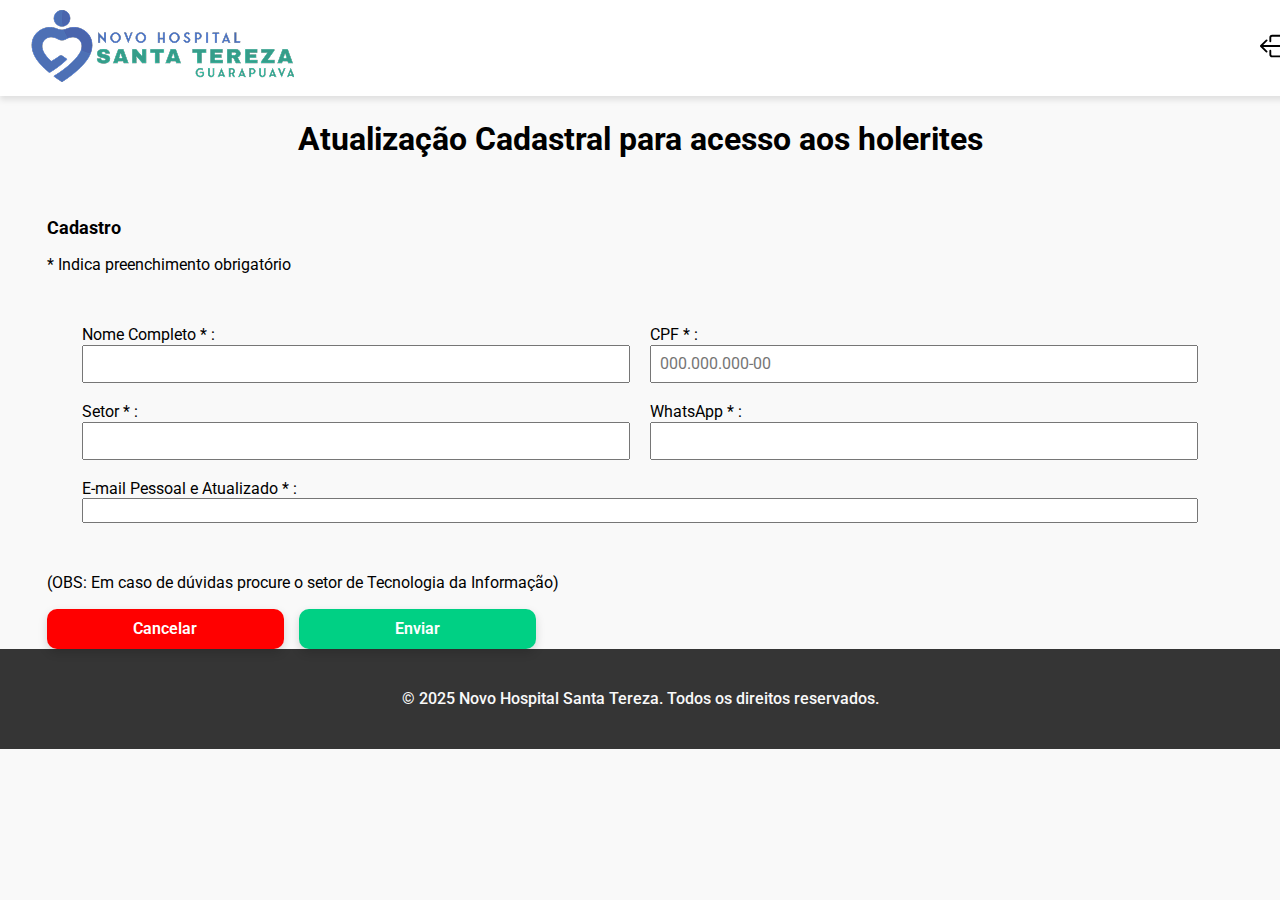
<file: atualiza_cadastro.html>
<!DOCTYPE html>
<html lang="pt-br">
<head>
    <meta charset="UTF-8">
    <meta name="viewport" content="width=device-width, initial-scale=1.0">
    <link rel="preconnect" href="https://fonts.googleapis.com">
    <link rel="preconnect" href="https://fonts.gstatic.com" crossorigin>
    <link href="https://cdn.jsdelivr.net/npm/bootstrap@5.3.6/dist/css/bootstrap.min.css" rel="stylesheet" integrity="sha384-4Q6Gf2aSP4eDXB8Miphtr37CMZZQ5oXLH2yaXMJ2w8e2ZtHTl7GptT4jmndRuHDT" crossorigin="anonymous">
    <link href="https://fonts.googleapis.com/css2?family=Roboto:ital,wght@0,100..900;1,100..900&display=swap" rel="stylesheet">
    <link rel="stylesheet" href="https://cdnjs.cloudflare.com/ajax/libs/font-awesome/6.4.2/css/all.min.css">
    <link rel="stylesheet" href="./assets/css/normalize.css">
    <link rel="stylesheet" href="./assets/css/cabecalho.css">
    <link rel="stylesheet" href="./assets/css/style.css">
    <link rel="stylesheet" href="./assets/css/seg_paciente.css">
    <link rel="stylesheet" href="./assets/css/footer.css">
    <link rel="shortcut icon" href="./assets/img/favicon.png" type="image/x-icon">
    <title>Notificação de Eventos Adversos | Formulário</title>
</head>
<body>
    <header class="notificacao__header">
        
        <a href="index.html">
            <img src="./assets/img/Logo_NovoHST 1.png" alt="Logotipo Novo Hospital Santa Tereza" class="logo">
        </a>

        <a href="index.html">
            <svg xmlns="http://www.w3.org/2000/svg" width="30" height="30" fill="black" class="bi bi-box-arrow-left" viewBox="0 0 16 16">
                <path fill-rule="evenodd" d="M6 12.5a.5.5 0 0 0 .5.5h8a.5.5 0 0 0 .5-.5v-9a.5.5 0 0 0-.5-.5h-8a.5.5 0 0 0-.5.5v2a.5.5 0 0 1-1 0v-2A1.5 1.5 0 0 1 6.5 2h8A1.5 1.5 0 0 1 16 3.5v9a1.5 1.5 0 0 1-1.5 1.5h-8A1.5 1.5 0 0 1 5 12.5v-2a.5.5 0 0 1 1 0z"/>
                <path fill-rule="evenodd" d="M.146 8.354a.5.5 0 0 1 0-.708l3-3a.5.5 0 1 1 .708.708L1.707 7.5H10.5a.5.5 0 0 1 0 1H1.707l2.147 2.146a.5.5 0 0 1-.708.708z"/>
            </svg>
        </a>

    </header>
    <main>
        <h1>Atualização Cadastral para acesso aos holerites</h1>
        <form id="cadastro_form">
                <section class="etapa" aria-labelledby="identificacao">
                    <div class="etapa__titulo">
                        <h3 id="identificacao" class="etapa__titulo-titulo">Cadastro</h3>
                        <p class="etapa__titulo-texto">* Indica preenchimento obrigatório</p>
                    </div>
                    <div class="etapa__questoes">
                        <label>Nome Completo * : <input type="text" name="nome" required></label>
                        <label>CPF * : <input type="text" name="cpf" id="cpf" maxlength="14" placeholder="000.000.000-00" required></label>
                        <label>Setor * : <input type="text" name="setor" required></label>

                        <label>WhatsApp * : <input type="text" id="whatsapp" name="whatsapp" required></label>
                        <label>E-mail Pessoal e Atualizado * : <input type="email" name="email" required></label>
                        
                    </div>
                </section>
                </section>
                <p class="etapa__titulo-texto">(OBS: Em caso de dúvidas procure o setor de Tecnologia da Informação)</p>
                <section class="formulario__botoes">
                    <button class="notificacao-btn cancelar"><a href="index.html">Cancelar</a></button>
                    <button class="notificacao-btn" type="submit">Enviar</button>
                </section>
            </form>
    </main>
    <footer>
        <p>&copy; 2025 Novo Hospital Santa Tereza. Todos os direitos reservados.</p>
    </footer>
    <script src="https://cdn.jsdelivr.net/npm/@popperjs/core@2.11.8/dist/umd/popper.min.js" integrity="sha384-I7E8VVD/ismYTF4hNIPjVp/Zjvgyol6VFvRkX/vR+Vc4jQkC+hVqc2pM8ODewa9r" crossorigin="anonymous"></script>
    <script src="https://cdn.jsdelivr.net/npm/bootstrap@5.3.6/dist/js/bootstrap.min.js" integrity="sha384-RuyvpeZCxMJCqVUGFI0Do1mQrods/hhxYlcVfGPOfQtPJh0JCw12tUAZ/Mv10S7D" crossorigin="anonymous"></script>
    <script src="./assets/js/atualiza_cadastro.js"></script>
</body>
</html>
</file>
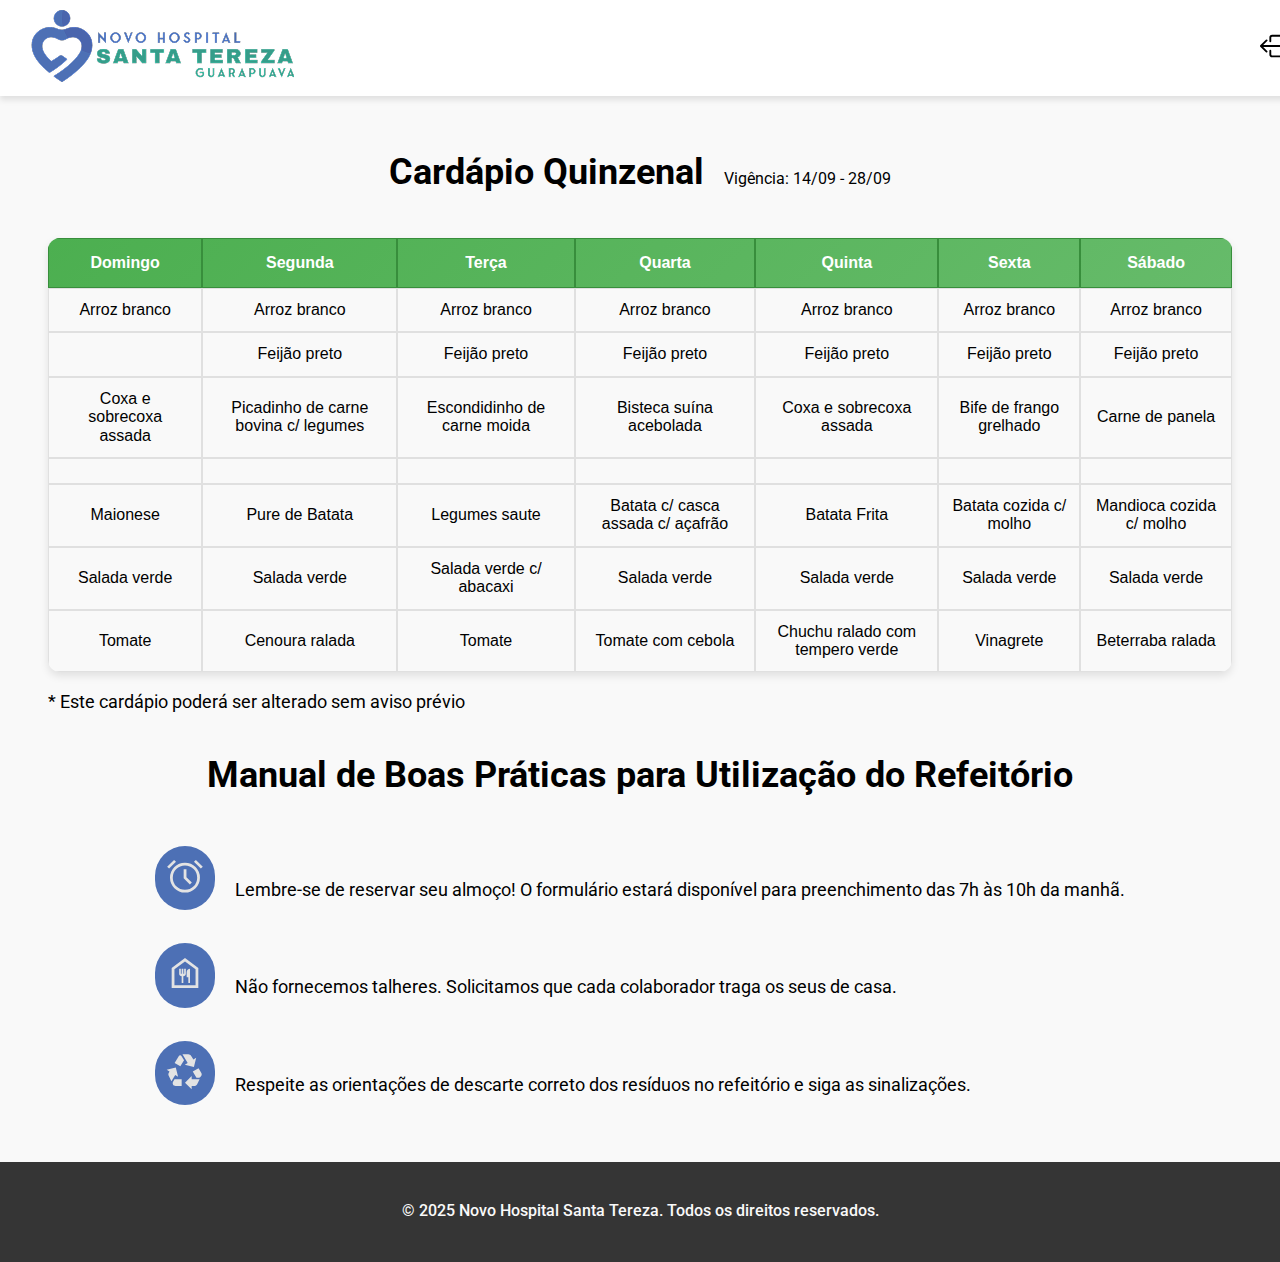
<file: cardapio.html>
<!DOCTYPE html>
<html lang="pt-br">
<head>
    <meta charset="UTF-8">
    <meta name="viewport" content="width=device-width, initial-scale=1.0">
    <link rel="preconnect" href="https://fonts.googleapis.com">
    <link rel="preconnect" href="https://fonts.gstatic.com" crossorigin>
    <link href="https://fonts.googleapis.com/css2?family=Roboto:ital,wght@0,100..900;1,100..900&display=swap" rel="stylesheet">
    <link rel="stylesheet" href="https://cdnjs.cloudflare.com/ajax/libs/font-awesome/6.4.2/css/all.min.css">
    <link rel="stylesheet" href="https://cdn.jsdelivr.net/npm/aos@2.3.4/dist/aos.css" />
    <link href="https://cdn.jsdelivr.net/npm/bootstrap@5.3.7/dist/css/bootstrap.min.css" rel="stylesheet" integrity="sha384-LN+7fdVzj6u52u30Kp6M/trliBMCMKTyK833zpbD+pXdCLuTusPj697FH4R/5mcr" crossorigin="anonymous">
    <link rel="stylesheet" href="./assets/css/normalize.css">
    <link rel="stylesheet" href="./assets/css/normalize.css">
    <link rel="stylesheet" href="./assets/css/style.css">
    <link rel="stylesheet" href="./assets/css/cabecalho.css">
    <link rel="stylesheet" href="./assets/css/atualiza_cadastro.css">
    <link rel="stylesheet" href="./assets/css/chamados.css">
    <link rel="stylesheet" href="./assets/css/notificacao.css">
    <link rel="stylesheet" href="./assets/css/exames.css">
    <link rel="stylesheet" href="./assets/css/cardapio.css">
    <link rel="stylesheet" href="./assets/css/footer.css">
    <link rel="shortcut icon" href="./assets/img/favicon.png" type="image/x-icon">
    <title>Intranet | Novo Hospital Santa Tereza</title>
</head>
<body>
    <header class="notificacao__header"> 
        <a href="index.html">
            <img src="./assets/img/Logo_NovoHST 1.png" alt="Logotipo Novo Hospital Santa Tereza" class="logo">
        </a>
        <a href="index.html">
            <svg xmlns="http://www.w3.org/2000/svg" width="30" height="30" fill="black" class="bi bi-box-arrow-left" viewBox="0 0 16 16">
                <path fill-rule="evenodd" d="M6 12.5a.5.5 0 0 0 .5.5h8a.5.5 0 0 0 .5-.5v-9a.5.5 0 0 0-.5-.5h-8a.5.5 0 0 0-.5.5v2a.5.5 0 0 1-1 0v-2A1.5 1.5 0 0 1 6.5 2h8A1.5 1.5 0 0 1 16 3.5v9a1.5 1.5 0 0 1-1.5 1.5h-8A1.5 1.5 0 0 1 5 12.5v-2a.5.5 0 0 1 1 0z"/>
                <path fill-rule="evenodd" d="M.146 8.354a.5.5 0 0 1 0-.708l3-3a.5.5 0 1 1 .708.708L1.707 7.5H10.5a.5.5 0 0 1 0 1H1.707l2.147 2.146a.5.5 0 0 1-.708.708z"/>
            </svg>
        </a>
    </header>
    <main>
        <div class="main__titulo-cardapio">
            <h1 class="titulo__cardapio">Cardápio Quinzenal</h1>
            <p class="texto__cardapio">Vigência: 14/09 - 28/09</p>
        </div>
        <div class="tabela__container">
            <table class="cardapio-tabela">
                <thead class="cardapio-thead">
                    <tr class="cardapio-header-row">
                    <th class="cardapio-th">Domingo</th>
                    <th class="cardapio-th">Segunda</th>
                    <th class="cardapio-th">Terça</th>
                    <th class="cardapio-th">Quarta</th>
                    <th class="cardapio-th">Quinta</th>
                    <th class="cardapio-th">Sexta</th>
                    <th class="cardapio-th">Sábado</th>
                    </tr>
                </thead>
                <tbody class="cardapio-tbody">
                    <tr class="cardapio-row">
                    <td class="cardapio-td">Arroz branco</td>
                    <td class="cardapio-td">Arroz branco</td>
                    <td class="cardapio-td">Arroz branco</td>
                    <td class="cardapio-td">Arroz branco</td>
                    <td class="cardapio-td">Arroz branco</td>
                    <td class="cardapio-td">Arroz branco</td>
                    <td class="cardapio-td">Arroz branco</td>
                    </tr>
                    <tr class="cardapio-row">
                    <td class="cardapio-td"></td>
                    <td class="cardapio-td">Feijão preto</td>
                    <td class="cardapio-td">Feijão preto</td>
                    <td class="cardapio-td">Feijão preto</td>
                    <td class="cardapio-td">Feijão preto</td>
                    <td class="cardapio-td">Feijão preto</td>
                    <td class="cardapio-td">Feijão preto</td>
                    </tr>
                    <tr class="cardapio-row">
                    <td class="cardapio-td">Coxa e sobrecoxa assada</td>
                    <td class="cardapio-td">Picadinho de carne bovina c/ legumes</td>
                    <td class="cardapio-td">Escondidinho de carne moida</td>
                    <td class="cardapio-td">Bisteca suína acebolada</td>
                    <td class="cardapio-td">Coxa e sobrecoxa assada</td>
                    <td class="cardapio-td">Bife de frango grelhado</td>
                    <td class="cardapio-td">Carne de panela</td>
                    </tr>
                    <tr class="cardapio-row">
                    <td class="cardapio-td"></td>
                    <td class="cardapio-td"></td>
                    <td class="cardapio-td"></td>
                    <td class="cardapio-td"></td>
                    <td class="cardapio-td"></td>
                    <td class="cardapio-td"></td>
                    <td class="cardapio-td"></td>
                    </tr>
                    <tr class="cardapio-row">
                    <td class="cardapio-td">Maionese</td>
                    <td class="cardapio-td">Pure de Batata</td>
                    <td class="cardapio-td">Legumes saute</td>
                    <td class="cardapio-td">Batata c/ casca assada c/ açafrão</td>
                    <td class="cardapio-td">Batata Frita</td>
                    <td class="cardapio-td">Batata cozida c/ molho</td>
                    <td class="cardapio-td">Mandioca cozida c/ molho</td>
                    </tr>
                    <tr class="cardapio-row">
                    <td class="cardapio-td">Salada verde</td>
                    <td class="cardapio-td">Salada verde</td>
                    <td class="cardapio-td">Salada verde c/ abacaxi</td>
                    <td class="cardapio-td">Salada verde</td>
                    <td class="cardapio-td">Salada verde</td>
                    <td class="cardapio-td">Salada verde</td>
                    <td class="cardapio-td">Salada verde</td>
                    </tr>
                    <tr class="cardapio-row">
                    <td class="cardapio-td">Tomate</td>
                    <td class="cardapio-td">Cenoura ralada</td>
                    <td class="cardapio-td">Tomate</td>
                    <td class="cardapio-td">Tomate com cebola</td>
                    <td class="cardapio-td">Chuchu ralado com tempero verde</td>
                    <td class="cardapio-td">Vinagrete</td>
                    <td class="cardapio-td">Beterraba ralada</td>
                    </tr>
                </tbody>
            </table>
            <p class="boapraticatexto">* Este cardápio poderá ser alterado sem aviso prévio</p>
        </div> 
        <div class="boas_praticas_refeitorio">
            <h1 class="titulo__cardapio">Manual de Boas Práticas para Utilização do Refeitório</h1>
            <div class="boapratica">
                <div class="boapratica_icone">
                    <img src="./assets/img/icones cardapio/horario.svg" alt="">
                </div>
                <p class="boapraticatexto">Lembre-se de reservar seu almoço! O formulário estará disponível para preenchimento das 7h às 10h da manhã.</p>
            </div>
            <div class="boapratica">
                <div class="boapratica_icone">
                    <img src="./assets/img/icones cardapio/talher.svg" alt="">
                </div>
                <p class="boapraticatexto">Não fornecemos talheres. Solicitamos que cada colaborador traga os seus de casa.</p>
            </div>
            <div class="boapratica">
                <div class="boapratica_icone">
                    <img src="./assets/img/icones cardapio/lixo.svg" alt="">
                </div>
                <p class="boapraticatexto">Respeite as orientações de descarte correto dos resíduos no refeitório e siga as sinalizações.</p>
            </div>
        </div>     
    </main>
    <footer>
        <p>&copy; 2025 Novo Hospital Santa Tereza. Todos os direitos reservados.</p>
    </footer>
</body>
</file>
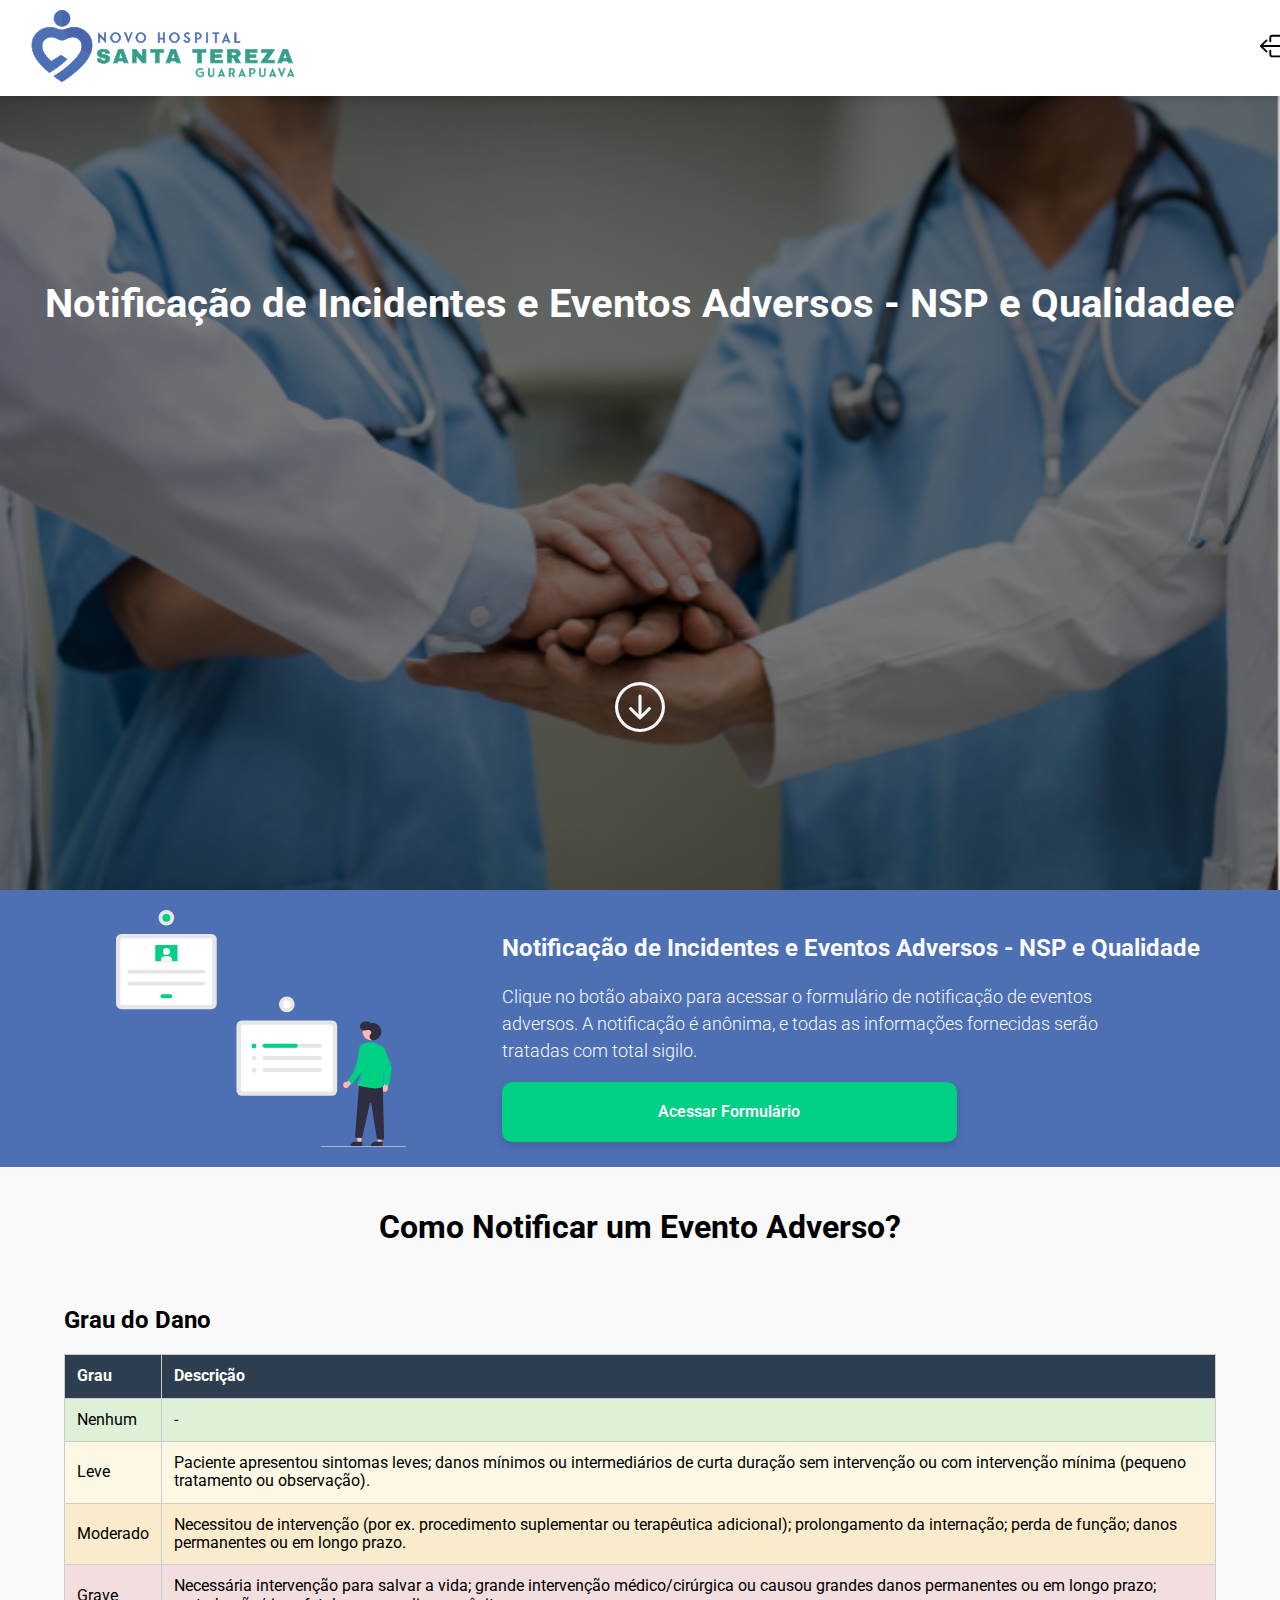
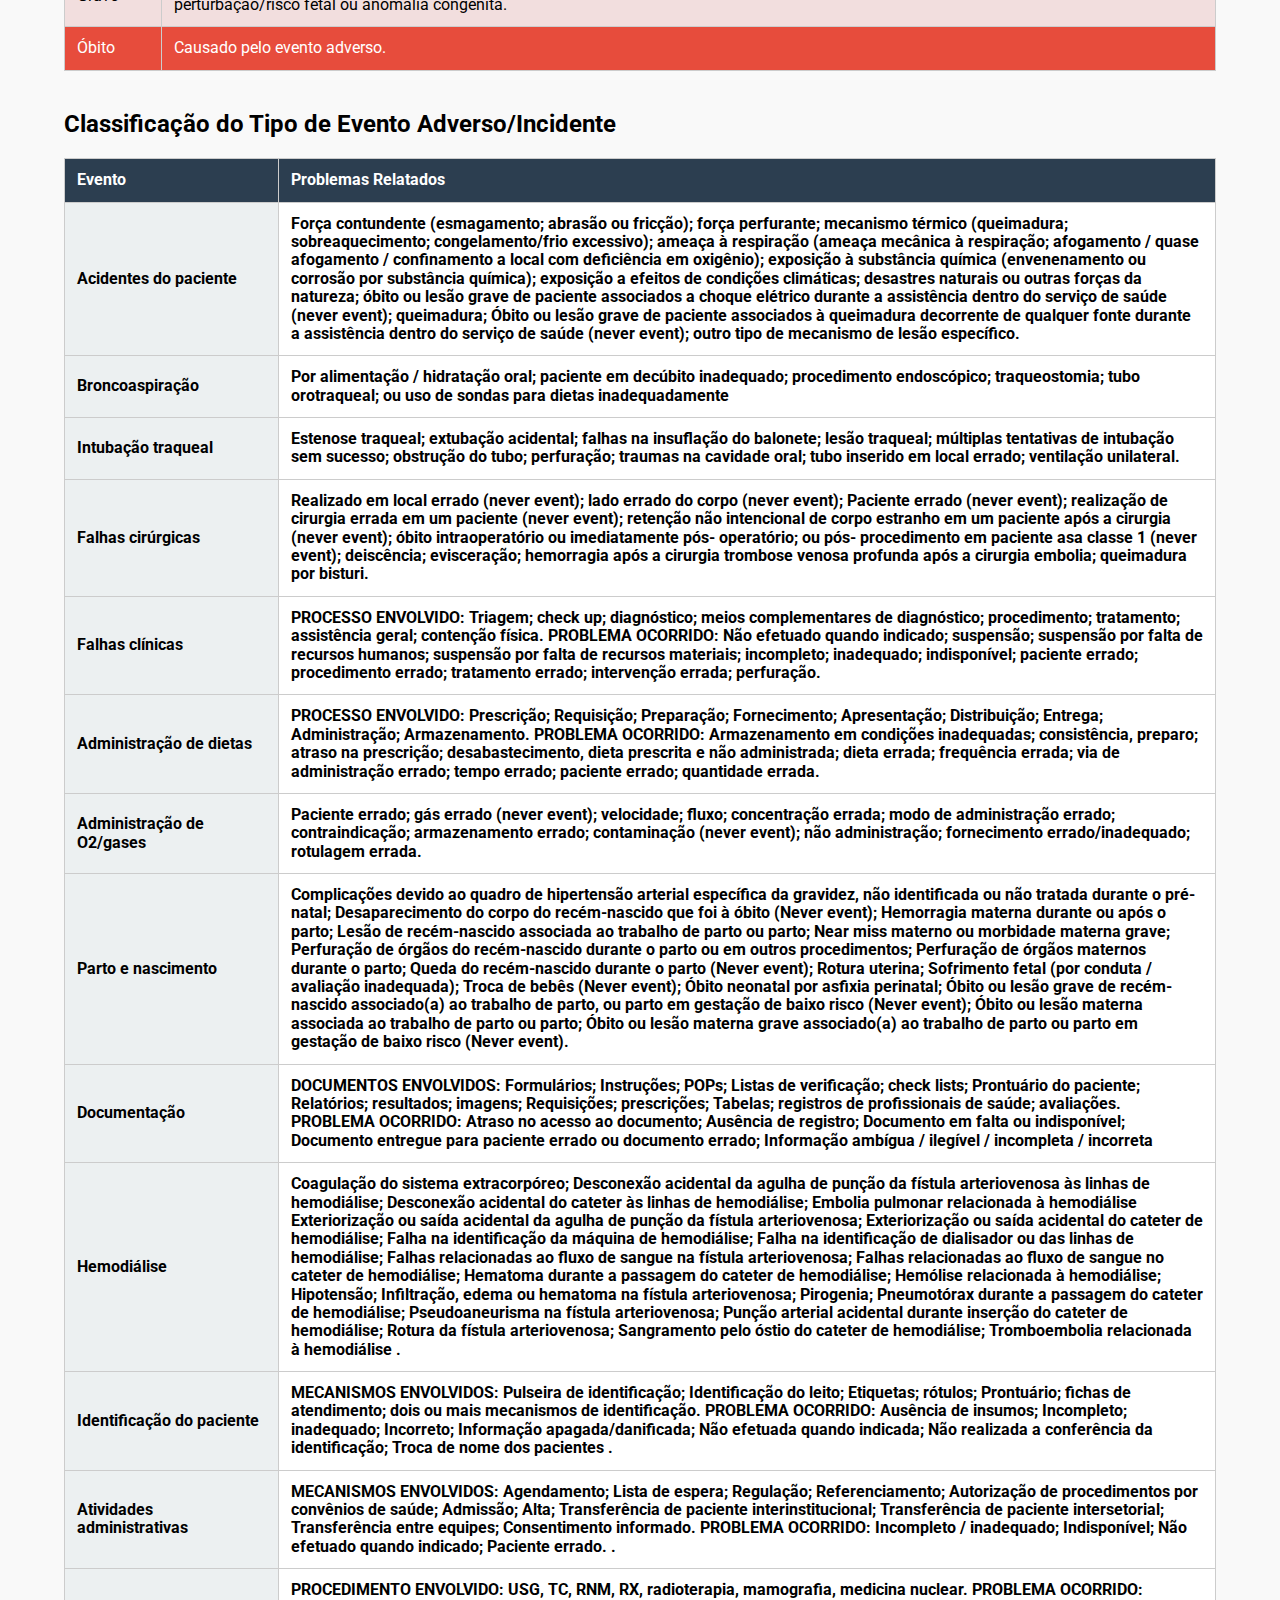
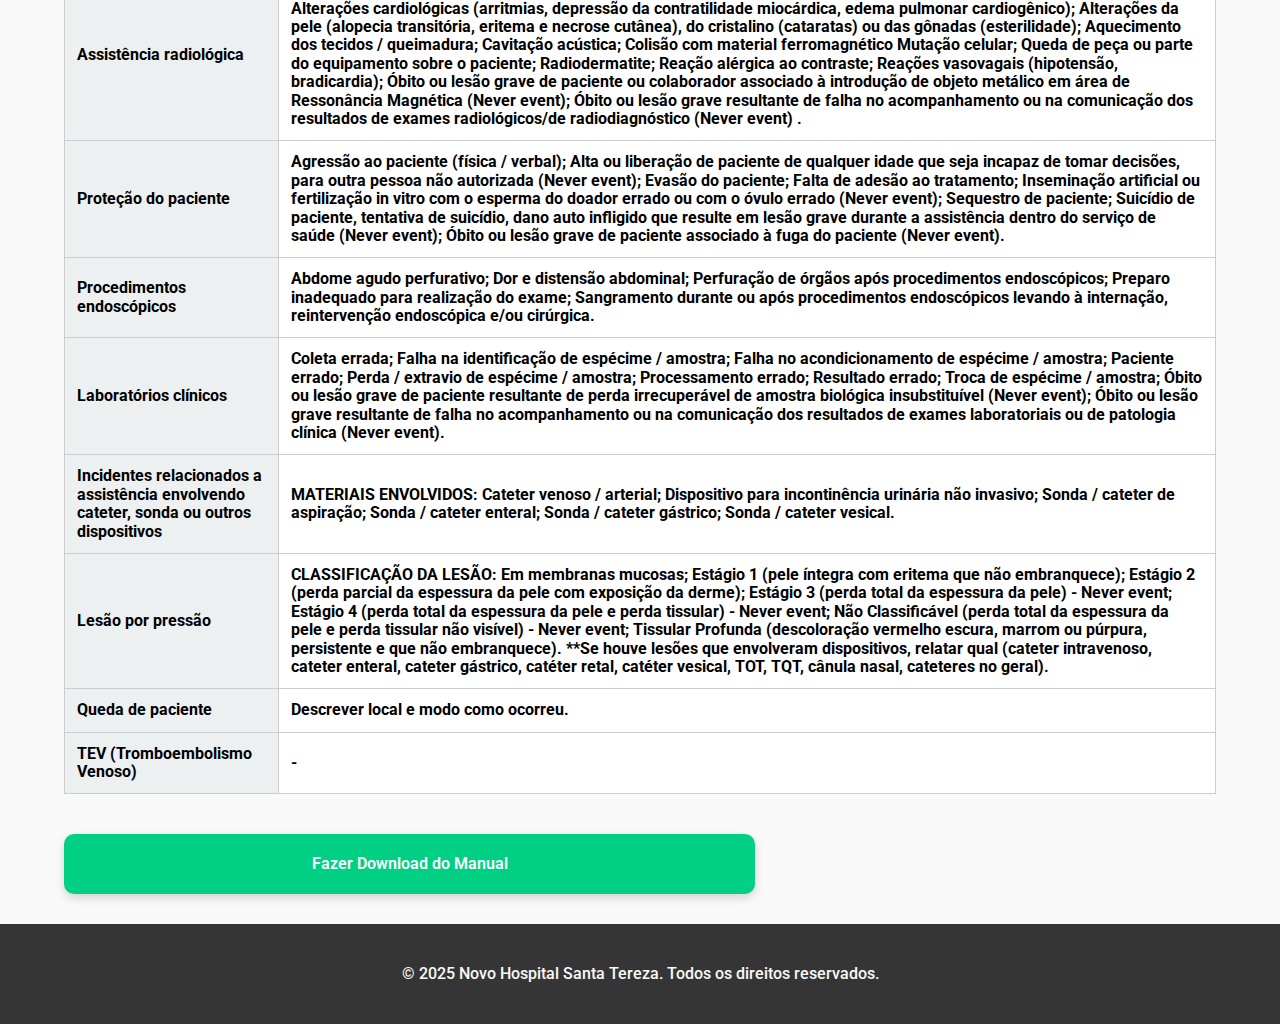
<file: manual_notificacao.html>
<!DOCTYPE html>
<html lang="en">
<head>
    <meta charset="UTF-8">
    <meta name="viewport" content="width=device-width, initial-scale=1.0">
    <link rel="preconnect" href="https://fonts.googleapis.com">
    <link rel="preconnect" href="https://fonts.gstatic.com" crossorigin>
    <link href="https://cdn.jsdelivr.net/npm/bootstrap@5.3.6/dist/css/bootstrap.min.css" rel="stylesheet" integrity="sha384-4Q6Gf2aSP4eDXB8Miphtr37CMZZQ5oXLH2yaXMJ2w8e2ZtHTl7GptT4jmndRuHDT" crossorigin="anonymous">
    <link href="https://fonts.googleapis.com/css2?family=Roboto:ital,wght@0,100..900;1,100..900&display=swap" rel="stylesheet">
    <link rel="stylesheet" href="https://cdnjs.cloudflare.com/ajax/libs/font-awesome/6.4.2/css/all.min.css">
    <link rel="stylesheet" href="./assets/css/normalize.css">
    <link rel="stylesheet" href="./assets/css/cabecalho.css">
    <link rel="stylesheet" href="./assets/css/style.css">
    <link rel="stylesheet" href="./assets/css/seg_paciente.css">
    <link rel="stylesheet" href="./assets/css/notificacao.css">
    <link rel="stylesheet" href="./assets/css/footer.css">
    <link rel="shortcut icon" href="./assets/img/favicon.png" type="image/x-icon">
    <title>Notificação de Eventos Adversos</title>
</head>
<body>
    <header class="notificacao__header"> 
        <a href="index.html">
            <img src="./assets/img/Logo_NovoHST 1.png" alt="Logotipo Novo Hospital Santa Tereza" class="logo">
        </a>
        <a href="index.html">
            <svg xmlns="http://www.w3.org/2000/svg" width="30" height="30" fill="black" class="bi bi-box-arrow-left" viewBox="0 0 16 16">
                <path fill-rule="evenodd" d="M6 12.5a.5.5 0 0 0 .5.5h8a.5.5 0 0 0 .5-.5v-9a.5.5 0 0 0-.5-.5h-8a.5.5 0 0 0-.5.5v2a.5.5 0 0 1-1 0v-2A1.5 1.5 0 0 1 6.5 2h8A1.5 1.5 0 0 1 16 3.5v9a1.5 1.5 0 0 1-1.5 1.5h-8A1.5 1.5 0 0 1 5 12.5v-2a.5.5 0 0 1 1 0z"/>
                <path fill-rule="evenodd" d="M.146 8.354a.5.5 0 0 1 0-.708l3-3a.5.5 0 1 1 .708.708L1.707 7.5H10.5a.5.5 0 0 1 0 1H1.707l2.147 2.146a.5.5 0 0 1-.708.708z"/>
            </svg>
        </a>
    </header>
    <main>
        <section class="background__image-notificacao">
            <h1 class="background__image-titulo">Notificação de Incidentes e Eventos Adversos - NSP e Qualidadee</h1>
            <a id="container" href="#container">
                <svg xmlns="http://www.w3.org/2000/svg" width="50" height="50" fill="#F9F9F9" class="bi bi-arrow-down-circle down" viewBox="0 0 16 16">
                    <path fill-rule="evenodd" d="M1 8a7 7 0 1 0 14 0A7 7 0 0 0 1 8m15 0A8 8 0 1 1 0 8a8 8 0 0 1 16 0M8.5 4.5a.5.5 0 0 0-1 0v5.793L5.354 8.146a.5.5 0 1 0-.708.708l3 3a.5.5 0 0 0 .708 0l3-3a.5.5 0 0 0-.708-.708L8.5 10.293z"/>
                </svg>
            </a>
        </section>
        <section id="notificacao" class="notificao_eventos">
            <div class="imagem__container-notificacao">
                <img src="./assets/img/undraw_forms_1ciz.svg" alt="">
            </div>
            <div class="texto__notificacao">
                <h2 class="notificacao__titulo">Notificação de Incidentes e Eventos Adversos - NSP e Qualidade</h2>
                <p class="notificacao__texto">Clique no botão abaixo para acessar o formulário de notificação de eventos adversos. A notificação é anônima, e todas as informações fornecidas serão tratadas com total sigilo.</p>
                <a href="notificacao.html"><button class="notificacao-btn">Acessar Formulário</button></a>
            </div>   
        </section>
        <h1 >Como Notificar um Evento Adverso?</h1>
        <section class="tabela__container">
            <h2>Grau do Dano</h2>
                <table>
                <thead>
                <tr>
                    <th>Grau</th>
                    <th>Descrição</th>
                </tr>
                </thead>
                <tbody>
                <tr class="grau-nenhum">
                    <td>Nenhum</td>
                    <td>-</td>
                </tr>
                <tr class="grau-leve">
                    <td>Leve</td>
                    <td>Paciente apresentou sintomas leves; danos mínimos ou intermediários de curta duração sem intervenção ou com intervenção mínima (pequeno tratamento ou observação).</td>
                </tr>
                <tr class="grau-moderado">
                    <td>Moderado</td>
                    <td>Necessitou de intervenção (por ex. procedimento suplementar ou terapêutica adicional); prolongamento da internação; perda de função; danos permanentes ou em longo prazo.</td>
                </tr>
                <tr class="grau-grave">
                    <td>Grave</td>
                    <td>Necessária intervenção para salvar a vida; grande intervenção médico/cirúrgica ou causou grandes danos permanentes ou em longo prazo; perturbação/risco fetal ou anomalia congênita.</td>
                </tr>
                <tr class="grau-obito">
                    <td>Óbito</td>
                    <td>Causado pelo evento adverso.</td>
                </tr>
                </tbody>
            </table>

            <h2>Classificação do Tipo de Evento Adverso/Incidente</h2>
            <table>
                <thead>
                <tr>
                    <th>Evento</th>
                    <th>Problemas Relatados</th>
                </tr>
                </thead>
                <tbody>
                <tr class="tipo-evento">
                    <td>Acidentes do paciente</td>
                    <td class="problema">Força contundente (esmagamento; abrasão ou fricção); força perfurante; mecanismo  térmico  (queimadura; sobreaquecimento; congelamento/frio excessivo); ameaça  à   respiração  (ameaça mecânica à respiração; afogamento / quase afogamento / confinamento a local com deficiência em oxigênio); exposição  à   substância  química (envenenamento ou corrosão por substância química); exposição a efeitos de condições climáticas; desastres naturais ou outras forças da natureza; óbito ou lesão grave de paciente associados a choque elétrico durante a assistência dentro do serviço de saúde (never event); queimadura; Óbito ou lesão grave de paciente associados à queimadura decorrente de qualquer fonte durante a assistência dentro do serviço de saúde (never event); outro tipo de mecanismo de lesão específico.</td>
                </tr>
                <tr class="tipo-evento">
                    <td>Broncoaspiração</td>
                    <td class="problema">Por alimentação / hidratação oral; paciente em decúbito inadequado; procedimento endoscópico; traqueostomia; tubo orotraqueal; ou uso de sondas para dietas inadequadamente</td>
                </tr>
                <tr class="tipo-evento">
                    <td>Intubação traqueal</td>
                    <td class="problema">Estenose traqueal; extubação acidental; falhas na insuflação do balonete; lesão traqueal; múltiplas tentativas de intubação sem sucesso; obstrução do tubo; perfuração; traumas na cavidade oral; tubo inserido em local errado; ventilação unilateral.</td>
                </tr>
                <tr class="tipo-evento">
                    <td>Falhas cirúrgicas</td>
                    <td class="problema">Realizado em local errado (never event); lado errado do corpo (never event); Paciente errado (never event); realização de cirurgia errada em um paciente (never event); retenção não intencional de corpo estranho em um paciente após a cirurgia (never event); óbito intraoperatório ou imediatamente pós- operatório; ou pós- procedimento em paciente asa classe 1 (never event); deiscência; evisceração; hemorragia após a cirurgia trombose venosa profunda após a cirurgia embolia; queimadura por bisturi.</td>
                </tr>
                <tr class="tipo-evento">
                    <td>Falhas clínicas</td>
                    <td class="problema">PROCESSO ENVOLVIDO: Triagem; check up; diagnóstico; meios complementares de diagnóstico; procedimento; tratamento; assistência geral; contenção física.
                                            PROBLEMA OCORRIDO: Não efetuado quando indicado; suspensão; suspensão por falta de recursos humanos; suspensão por falta de recursos materiais; incompleto; inadequado; indisponível; paciente errado; procedimento errado; tratamento errado; intervenção errada; perfuração.
                    </td>
                </tr>
                <tr class="tipo-evento">
                    <td>Administração de dietas</td>
                    <td class="problema">PROCESSO ENVOLVIDO: Prescrição; Requisição; Preparação; Fornecimento; Apresentação; Distribuição; Entrega; Administração; Armazenamento.
                                            PROBLEMA OCORRIDO: Armazenamento em condições inadequadas; consistência, preparo; atraso na prescrição; desabastecimento, dieta prescrita e não administrada; dieta errada; frequência errada; via de administração errado; tempo errado; paciente errado; quantidade errada.
                    </td>
                </tr>
                <tr class="tipo-evento">
                    <td>Administração de O2/gases</td>
                    <td class="problema">Paciente errado; gás errado (never event); velocidade; fluxo; concentração errada; modo de administração errado; contraindicação; armazenamento errado; contaminação (never event); não administração; fornecimento errado/inadequado; rotulagem errada.</td>
                </tr>
                <tr class="tipo-evento">
                    <td>Parto e nascimento</td>
                    <td class="problema">Complicações devido ao quadro de hipertensão arterial específica da gravidez, não identificada ou não tratada durante o pré-natal; Desaparecimento do corpo do recém-nascido que foi à óbito (Never event); Hemorragia materna durante ou após o parto; Lesão de recém-nascido associada ao trabalho de parto ou parto; Near miss materno ou morbidade materna grave; Perfuração de órgãos do recém-nascido durante o parto ou em outros procedimentos; Perfuração de órgãos maternos durante o parto; Queda do recém-nascido durante o parto (Never event); Rotura uterina; Sofrimento fetal (por conduta / avaliação inadequada); Troca de bebês (Never event); Óbito neonatal por asfixia perinatal; Óbito ou lesão grave de recém-nascido associado(a) ao trabalho de parto, ou parto em gestação de baixo risco (Never event); Óbito ou lesão materna associada ao trabalho de parto ou parto; Óbito ou lesão materna grave associado(a) ao trabalho de parto ou parto em gestação de baixo risco (Never event).</td>
                </tr>
                <tr class="tipo-evento">
                    <td>Documentação</td>
                    <td class="problema">DOCUMENTOS ENVOLVIDOS: Formulários; Instruções; POPs; Listas de verificação; check lists; Prontuário do paciente; Relatórios; resultados; imagens; Requisições; prescrições; Tabelas; registros de profissionais de saúde; avaliações.
                                            PROBLEMA OCORRIDO: Atraso no acesso ao documento; Ausência de registro; Documento em falta ou indisponível; Documento entregue para paciente errado ou documento errado; Informação ambígua / ilegível / incompleta / incorreta
                    </td>
                </tr>
                <tr class="tipo-evento">
                    <td>Hemodiálise</td>
                    <td class="problema">Coagulação do sistema extracorpóreo; Desconexão acidental da agulha de punção da fístula arteriovenosa às linhas de hemodiálise; Desconexão acidental do cateter às linhas de hemodiálise; Embolia pulmonar relacionada à hemodiálise
                                            Exteriorização ou saída acidental da agulha de punção da fístula arteriovenosa; Exteriorização ou saída acidental do cateter de hemodiálise; Falha na identificação da máquina de hemodiálise; Falha na identificação de dialisador ou das linhas de hemodiálise; Falhas relacionadas ao fluxo de sangue na fístula arteriovenosa; Falhas relacionadas ao fluxo de sangue no cateter de hemodiálise; Hematoma durante a passagem do cateter de hemodiálise; Hemólise relacionada à hemodiálise; Hipotensão; Infiltração, edema ou hematoma na fístula arteriovenosa; Pirogenia; Pneumotórax durante a passagem do cateter de hemodiálise; Pseudoaneurisma na fístula arteriovenosa; Punção arterial acidental durante inserção do cateter de hemodiálise; Rotura da fístula arteriovenosa; Sangramento pelo óstio do cateter de hemodiálise; Tromboembolia relacionada à hemodiálise
                                        .</td>
                </tr>
                <tr class="tipo-evento">
                    <td>Identificação do paciente</td>
                    <td class="problema">MECANISMOS ENVOLVIDOS: Pulseira de identificação; Identificação do leito; Etiquetas; rótulos; Prontuário; fichas de atendimento; dois ou mais mecanismos de identificação.
                                            PROBLEMA OCORRIDO: Ausência de insumos; Incompleto; inadequado; Incorreto; Informação apagada/danificada; Não efetuada quando indicada; Não realizada a conferência da identificação; Troca de nome dos pacientes
                    .</td>
                </tr>
                <tr class="tipo-evento">
                    <td>Atividades administrativas</td>
                    <td class="problema">MECANISMOS ENVOLVIDOS: Agendamento; Lista de espera; Regulação; Referenciamento; Autorização de procedimentos por convênios de saúde; Admissão; Alta; Transferência de paciente interinstitucional; Transferência de paciente intersetorial; Transferência entre equipes; Consentimento informado.
                                            PROBLEMA OCORRIDO: Incompleto / inadequado; Indisponível; Não efetuado quando indicado; Paciente errado.
                    .</td>
                </tr>
                <tr class="tipo-evento">
                    <td>Assistência radiológica</td>
                    <td class="problema">PROCEDIMENTO ENVOLVIDO: USG, TC, RNM, RX, radioterapia, mamografia, medicina nuclear.
                                            PROBLEMA OCORRIDO: Alterações cardiológicas (arritmias, depressão da contratilidade miocárdica, edema pulmonar cardiogênico); Alterações da pele (alopecia transitória, eritema e necrose cutânea), do cristalino (cataratas) ou das gônadas (esterilidade); Aquecimento dos tecidos / queimadura; Cavitação acústica; Colisão com material ferromagnético
                                            Mutação celular; Queda de peça ou parte do equipamento sobre o paciente; Radiodermatite; Reação alérgica ao contraste; Reações vasovagais (hipotensão, bradicardia); Óbito ou lesão grave de paciente ou colaborador associado à introdução de objeto metálico em área de Ressonância Magnética (Never event); Óbito ou lesão grave resultante de falha no acompanhamento ou na comunicação dos resultados de exames radiológicos/de radiodiagnóstico (Never event)
                    .</td>
                </tr>
                <tr class="tipo-evento">
                    <td>Proteção do paciente</td>
                    <td class="problema">Agressão ao paciente (física / verbal); Alta ou liberação de paciente de qualquer idade que seja incapaz de tomar decisões, para outra pessoa não autorizada (Never event); Evasão do paciente; Falta de adesão ao tratamento; Inseminação artificial ou fertilização in vitro com o esperma do doador errado ou com o óvulo errado (Never event); Sequestro de paciente; Suicídio de paciente, tentativa de suicídio, dano auto infligido que resulte em lesão grave durante a assistência dentro do serviço de saúde (Never event); Óbito ou lesão grave de paciente associado à fuga do paciente (Never event).</td>
                </tr>
                <tr class="tipo-evento">
                    <td>Procedimentos endoscópicos</td>
                    <td class="problema">Abdome agudo perfurativo; Dor e distensão abdominal; Perfuração de órgãos após procedimentos endoscópicos; Preparo inadequado para realização do exame; Sangramento durante ou após procedimentos endoscópicos levando à internação, reintervenção endoscópica e/ou cirúrgica.</td>
                </tr>
                <tr class="tipo-evento">
                    <td>Laboratórios clínicos</td>
                    <td class="problema">Coleta errada; Falha na identificação de espécime / amostra; Falha no acondicionamento de espécime / amostra; Paciente errado; Perda / extravio de espécime / amostra; Processamento errado; Resultado errado; Troca de espécime / amostra; Óbito ou lesão grave de paciente resultante de perda irrecuperável de amostra biológica insubstituível (Never event); Óbito ou lesão grave resultante de falha no acompanhamento ou na comunicação dos resultados de exames laboratoriais ou de patologia clínica (Never event).</td>
                </tr>
                <tr class="tipo-evento">
                    <td>Incidentes relacionados a assistência envolvendo cateter, sonda ou outros dispositivos</td>
                    <td class="problema">MATERIAIS ENVOLVIDOS: Cateter venoso / arterial; Dispositivo para incontinência urinária não invasivo; Sonda / cateter de aspiração; Sonda / cateter enteral; Sonda / cateter gástrico; Sonda / cateter vesical.</td>
                </tr>
                <tr class="tipo-evento">
                    <td>Lesão por pressão</td>
                    <td class="problema">CLASSIFICAÇÃO DA LESÃO: Em membranas mucosas; Estágio 1 (pele íntegra com eritema que não embranquece); Estágio 2 (perda parcial da espessura da pele com exposição da derme); Estágio 3 (perda total da espessura da pele) - Never event; Estágio 4 (perda total da espessura da pele e perda tissular) - Never event; Não Classificável (perda total da espessura da pele e perda tissular não visível) - Never event; Tissular Profunda (descoloração vermelho escura, marrom ou púrpura, persistente e que não embranquece).
                                            **Se houve lesões que envolveram dispositivos, relatar qual (cateter intravenoso, cateter enteral, cateter gástrico, catéter retal, catéter vesical, TOT, TQT, cânula nasal, cateteres no geral). 
                    </td>
                </tr>
                <tr class="tipo-evento">
                    <td>Queda de paciente</td>
                    <td class="problema">Descrever local e modo como ocorreu.</td>
                </tr>
                <tr class="tipo-evento">
                    <td>TEV (Tromboembolismo Venoso)</td>
                    <td class="problema">-</td>
                </tr>
                </tbody>
                
            </table>
            <a href="./assets/arquivos/Como notificar eventos adversos - NSP.pdf"><button class="notificacao-btn">Fazer Download do Manual</button></a>
        </section>
        
    </main>
    <footer>
        <p>&copy; 2025 Novo Hospital Santa Tereza. Todos os direitos reservados.</p>
    </footer>
</body>
</html>
</file>
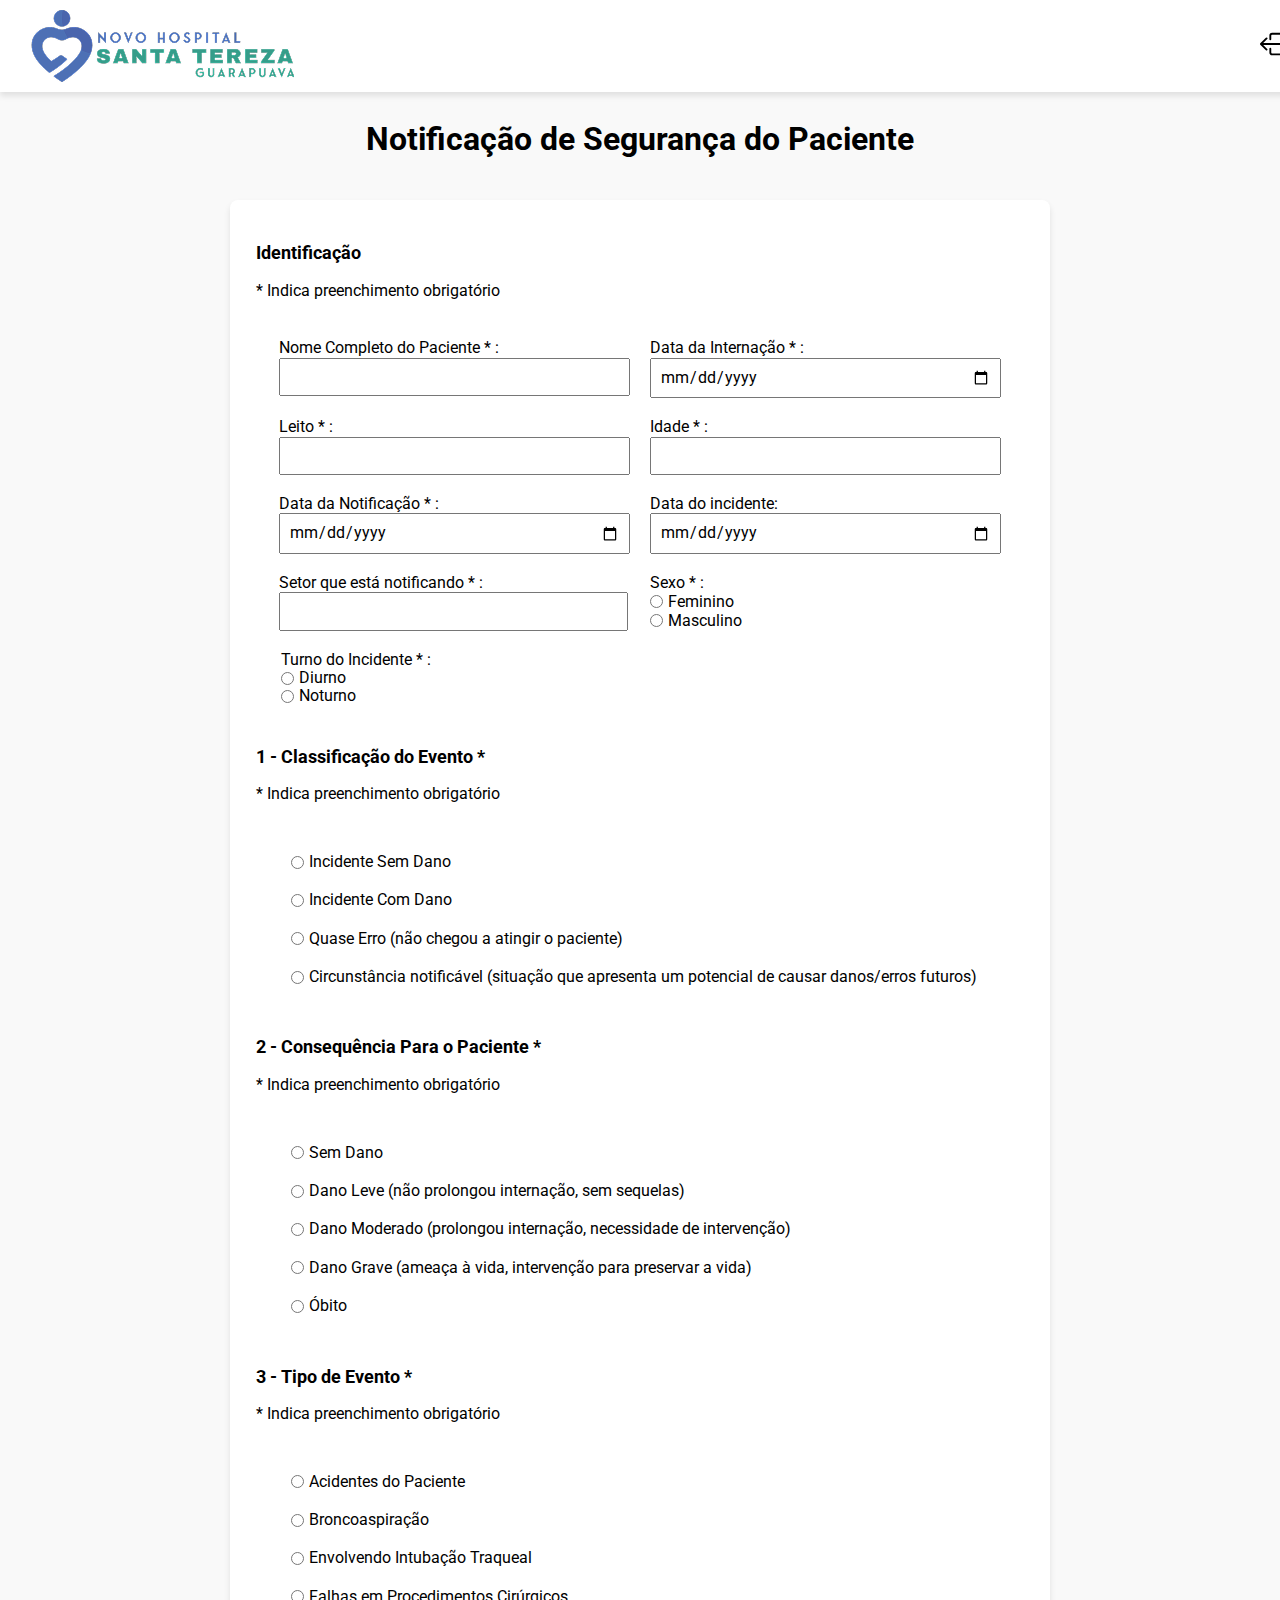
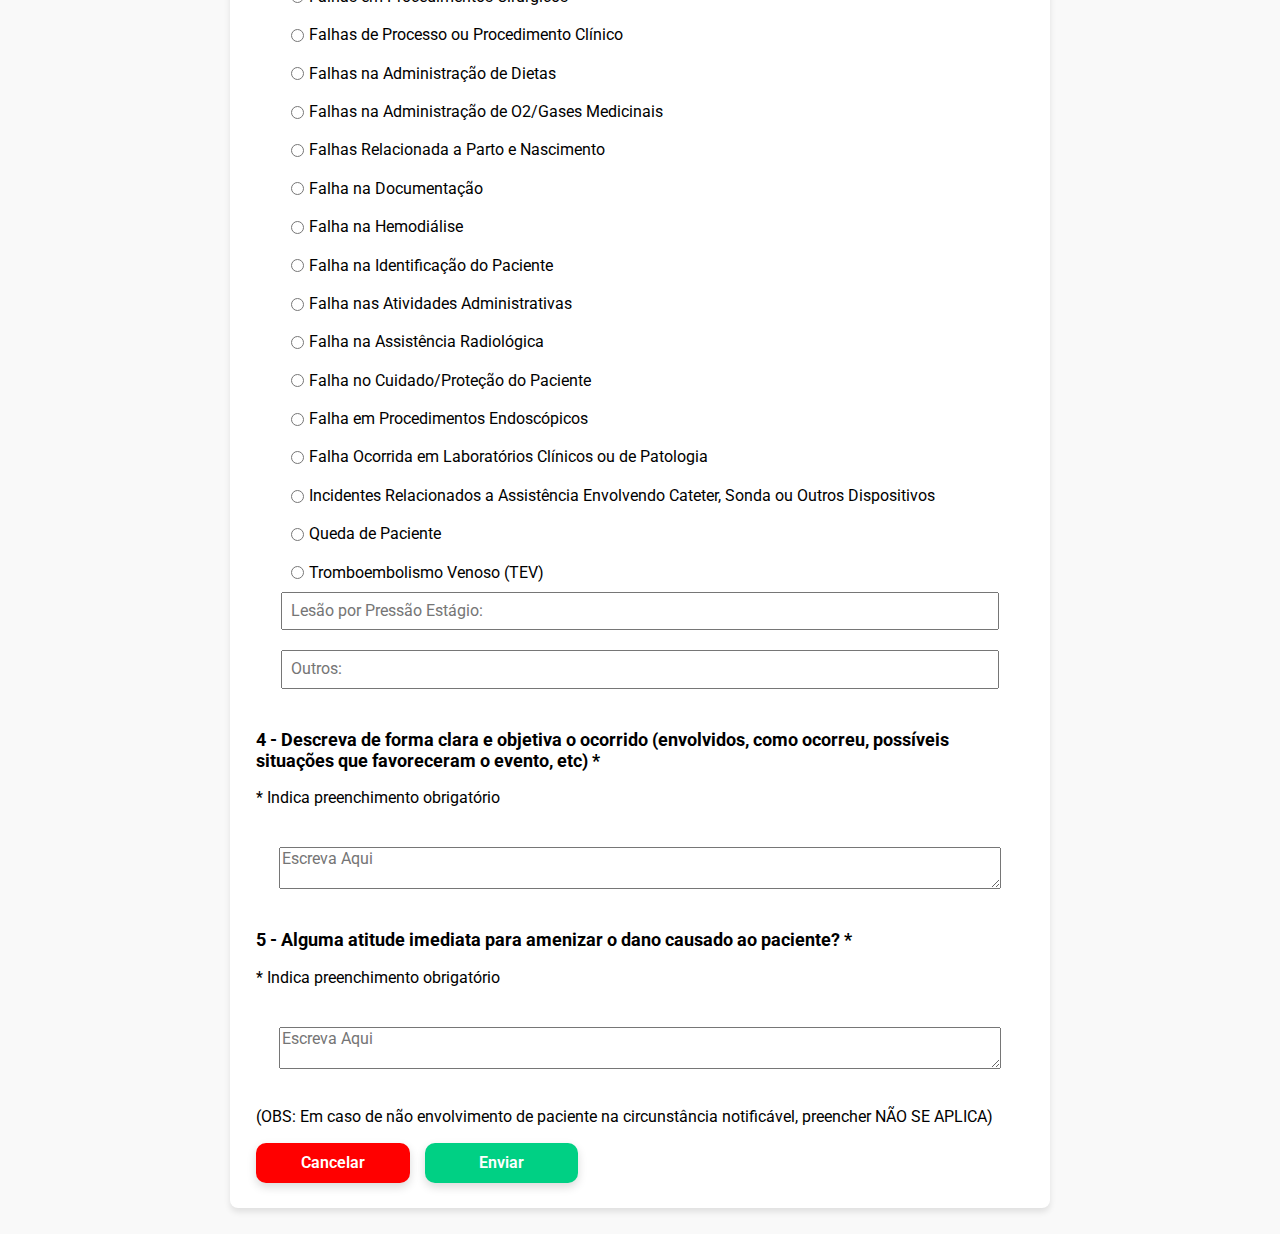
<file: notificacao.html>
<!DOCTYPE html>
<html lang="pt-br">
<head>
    <meta charset="UTF-8">
    <meta name="viewport" content="width=device-width, initial-scale=1.0">
    <link rel="preconnect" href="https://fonts.googleapis.com">
    <link rel="preconnect" href="https://fonts.gstatic.com" crossorigin>
    <link href="https://cdn.jsdelivr.net/npm/bootstrap@5.3.6/dist/css/bootstrap.min.css" rel="stylesheet" integrity="sha384-4Q6Gf2aSP4eDXB8Miphtr37CMZZQ5oXLH2yaXMJ2w8e2ZtHTl7GptT4jmndRuHDT" crossorigin="anonymous">
    <link href="https://fonts.googleapis.com/css2?family=Roboto:ital,wght@0,100..900;1,100..900&display=swap" rel="stylesheet">
    <link rel="stylesheet" href="https://cdnjs.cloudflare.com/ajax/libs/font-awesome/6.4.2/css/all.min.css">
    <link rel="stylesheet" href="./assets/css/normalize.css">
    <link rel="stylesheet" href="./assets/css/cabecalho.css">
    <link rel="stylesheet" href="./assets/css/style.css">
    <link rel="stylesheet" href="./assets/css/seg_paciente.css">
    <link rel="shortcut icon" href="./assets/img/favicon.png" type="image/x-icon">
    <title>Intranet | Novo Hospital Santa Tereza</title>
</head>
<body>
    <header class="notificacao__header">
        
        <img src="./assets/img/Logo_NovoHST 1.png" alt="Logotipo Novo Hospital Santa Tereza" class="logo">

        <a href="index.html">
            <svg xmlns="http://www.w3.org/2000/svg" width="30" height="30" fill="black" class="bi bi-box-arrow-left" viewBox="0 0 16 16">
                <path fill-rule="evenodd" d="M6 12.5a.5.5 0 0 0 .5.5h8a.5.5 0 0 0 .5-.5v-9a.5.5 0 0 0-.5-.5h-8a.5.5 0 0 0-.5.5v2a.5.5 0 0 1-1 0v-2A1.5 1.5 0 0 1 6.5 2h8A1.5 1.5 0 0 1 16 3.5v9a1.5 1.5 0 0 1-1.5 1.5h-8A1.5 1.5 0 0 1 5 12.5v-2a.5.5 0 0 1 1 0z"/>
                <path fill-rule="evenodd" d="M.146 8.354a.5.5 0 0 1 0-.708l3-3a.5.5 0 1 1 .708.708L1.707 7.5H10.5a.5.5 0 0 1 0 1H1.707l2.147 2.146a.5.5 0 0 1-.708.708z"/>
            </svg>
        </a>

    </header>
    <main>
        <h1>Notificação de Segurança do Paciente</h1>
        <form id="notificacao_form">
                <section class="etapa" aria-labelledby="identificacao">
                    <div class="etapa__titulo">
                        <h3 id="identificacao" class="etapa__titulo-titulo">Identificação</h3>
                        <p class="etapa__titulo-texto">* Indica preenchimento obrigatório</p>
                    </div>
                    <div class="etapa__questoes">
                        <label>Nome Completo do Paciente * : <input type="text" name="nome_paciente" required></label>
                        <label>Data da Internação  * : <input type="date" name="data_internacao" required></label>
                        <label>Leito  * : <input type="text" name="leito" required></label>
                        <label>Idade * : <input type="number" name="idade" min="0" required></label>

                        <label>Data da Notificação * : <input type="date" name="data_notificacao" required></label>
                        <label>Data do incidente: <input type="date" name="data_incidente" required></label>

                        <label>Setor que está notificando * : <input type="text" name="setor" required></label>

                        <fieldset>
                            <legend>Sexo * :</legend>
                            <label><input type="radio" name="sexo" value="Feminino" required> Feminino</label>
                            <label><input type="radio" name="sexo" value="Masculino"> Masculino</label>
                        </fieldset>

                        <fieldset>
                            <legend>Turno do Incidente * :</legend>
                            <label><input type="radio" name="turno" value="Diurno" required> Diurno</label>
                            <label><input type="radio" name="turno" value="Noturno"> Noturno</label>
                        </fieldset>
                    </div>
                </section>

                <section class="etapa" aria-labelledby="identificacao">
                    <div class="etapa__titulo">
                        <h3 id="identificacao" class="etapa__titulo-titulo">1 - Classificação do Evento * </h3>
                        <p class="etapa__titulo-texto">* Indica preenchimento obrigatório</p>
                    </div>
                    <div class="etapa__questoes">
                        <fieldset class="etapa__questoes-container">
                            <label><input type="radio" name="classificacao_do_evento" value="Incidente Sem Dano" required> Incidente Sem Dano</label>
                            <label><input type="radio" name="classificacao_do_evento" value="Incidente Com Dano"> Incidente Com Dano</label>
                            <label><input type="radio" name="classificacao_do_evento" value="Quase Erro (não chegou a atingir o paciente)"> Quase Erro (não chegou a atingir o paciente)</label>
                            <label><input type="radio" name="classificacao_do_evento" value="Circunstância notificável (situação que apresenta um potencial de causar danos/erros futuros)"> Circunstância notificável (situação que apresenta um potencial de causar danos/erros futuros)</label>
                        </fieldset>
                    </div>
                </section>

                <section class="etapa" aria-labelledby="identificacao">
                    <div class="etapa__titulo">
                        <h3 id="identificacao" class="etapa__titulo-titulo">2 - Consequência Para o Paciente * </h3>
                        <p class="etapa__titulo-texto">* Indica preenchimento obrigatório</p>
                    </div>
                    <div class="etapa__questoes">
                        <fieldset class="etapa__questoes-container">
                            <label><input type="radio" name="consequencia_paciente" value="Sem Dano" required> Sem Dano</label>
                            <label><input type="radio" name="consequencia_paciente" value="Dano Leve (não prolongou internação, sem sequelas)"> Dano Leve (não prolongou internação, sem sequelas)</label>
                            <label><input type="radio" name="consequencia_paciente" value="Dano Moderado (prolongou internação, necessidade de intervenção)"> Dano Moderado (prolongou internação, necessidade de intervenção)</label>
                            <label><input type="radio" name="consequencia_paciente" value="Dano Grave (ameaça à vida, intervenção para preservar a vida)"> Dano Grave (ameaça à vida, intervenção para preservar a vida)</label>
                            <label><input type="radio" name="consequencia_paciente" value="Óbito"> Óbito</label>
                        </fieldset>
                    </div>
                </section>

                <section class="etapa" aria-labelledby="identificacao">
                    <div class="etapa__titulo">
                        <h3 id="identificacao" class="etapa__titulo-titulo">3 - Tipo de Evento * </h3>
                        <p class="etapa__titulo-texto">* Indica preenchimento obrigatório</p>
                    </div>
                    <div class="etapa__questoes">
                        <fieldset class="etapa__questoes-container">
                            <label><input type="radio" name="tipo_evento" value="Acidentes do paciente"> Acidentes do Paciente</label>
                            <label><input type="radio" name="tipo_evento" value="Broncoaspiração"> Broncoaspiração</label>
                            <label><input type="radio" name="tipo_evento" value="Envolvendo Intubação Traqueal"> Envolvendo Intubação Traqueal</label>
                            <label><input type="radio" name="tipo_evento" value="Falhas em Procedimentos Cirúrgicos"> Falhas em Procedimentos Cirúrgicos</label>
                            <label><input type="radio" name="tipo_evento" value="Falhas de Processo ou Procedimento Clínico"> Falhas de Processo ou Procedimento Clínico</label>
                            <label><input type="radio" name="tipo_evento" value="Falhas na Administração de Dietas"> Falhas na Administração de Dietas</label>
                            <label><input type="radio" name="tipo_evento" value="Falhas na Administração de O2/Gases Medicinais"> Falhas na Administração de O2/Gases Medicinais</label>
                            <label><input type="radio" name="tipo_evento" value="Falhas Relacionada a Parto e Nascimento"> Falhas Relacionada a Parto e Nascimento</label>
                            <label><input type="radio" name="tipo_evento" value="Falha na Documentação"> Falha na Documentação</label>
                            <label><input type="radio" name="tipo_evento" value="Falha na Hemodiálise"> Falha na Hemodiálise</label>
                            <label><input type="radio" name="tipo_evento" value="Falha na Identificação do Paciente"> Falha na Identificação do Paciente</label>
                            <label><input type="radio" name="tipo_evento" value="Falha nas Atividades Administrativas"> Falha nas Atividades Administrativas</label>
                            <label><input type="radio" name="tipo_evento" value="Falha na Assistência Radiológica"> Falha na Assistência Radiológica</label>
                            <label><input type="radio" name="tipo_evento" value="Falha no Cuidado/Proteção do Paciente"> Falha no Cuidado/Proteção do Paciente</label>
                            <label><input type="radio" name="tipo_evento" value="Falha em Procedimentos Endoscópicos"> Falha em Procedimentos Endoscópicos</label>
                            <label><input type="radio" name="tipo_evento" value="Falha Ocorrida em Laboratórios Clínicos ou de Patologia"> Falha Ocorrida em Laboratórios Clínicos ou de Patologia</label>
                            <label><input type="radio" name="tipo_evento" value="Incidentes Relacionados a Assistência Envolvendo Cateter, Sonda ou Outros Dispositivos"> Incidentes Relacionados a Assistência Envolvendo Cateter, Sonda ou Outros Dispositivos</label>
                            <label><input type="radio" name="tipo_evento" value="Queda de Paciente"> Queda de Paciente</label>
                            <label><input type="radio" name="tipo_evento" value="Tromboembolismo Venoso (TEV)"> Tromboembolismo Venoso (TEV)</label>
                            <input id="lesao_input" type="number" name="tipo_evento_lesao" placeholder="Lesão por Pressão Estágio:">
                            <input type="text" id="outros_input" name="tipo_evento_outros" placeholder="Outros:">
                        </fieldset>  
                    </div>
                </section>

                <section class="etapa" aria-labelledby="identificacao">
                    <div class="etapa__titulo">
                        <h3 id="identificacao" class="etapa__titulo-titulo">4 - Descreva de forma clara e objetiva o ocorrido (envolvidos, como ocorreu, possíveis situações que favoreceram o evento, etc) * </h3>
                        <p class="etapa__titulo-texto">* Indica preenchimento obrigatório</p>
                    </div>
                    <div class="etapa__questoes">
                        <label><textarea name="descricao_ocorrido" required placeholder="Escreva Aqui"></textarea></label>
                    </div>
                </section>

                <section class="etapa" aria-labelledby="identificacao">
                    <div class="etapa__titulo">
                        <h3 id="identificacao" class="etapa__titulo-titulo">5 - Alguma atitude imediata para amenizar o dano causado ao paciente? * </h3>
                        <p class="etapa__titulo-texto">* Indica preenchimento obrigatório</p>
                    </div>
                    <div class="etapa__questoes">
                        <label><textarea name="descricao_atitude" required placeholder="Escreva Aqui"></textarea></label>
                    </div>
                </section>
                <p class="etapa__titulo-texto">(OBS: Em caso de não envolvimento de paciente na circunstância notificável, preencher NÃO SE APLICA)</p>
                <section class="formulario__botoes">
                    <button class="notificacao-btn cancelar">Cancelar</button>
                    <button class="notificacao-btn" type="submit">Enviar</button>
                </section>
            </form>
    </main>
    <script src="https://cdn.jsdelivr.net/npm/@popperjs/core@2.11.8/dist/umd/popper.min.js" integrity="sha384-I7E8VVD/ismYTF4hNIPjVp/Zjvgyol6VFvRkX/vR+Vc4jQkC+hVqc2pM8ODewa9r" crossorigin="anonymous"></script>
    <script src="https://cdn.jsdelivr.net/npm/bootstrap@5.3.6/dist/js/bootstrap.min.js" integrity="sha384-RuyvpeZCxMJCqVUGFI0Do1mQrods/hhxYlcVfGPOfQtPJh0JCw12tUAZ/Mv10S7D" crossorigin="anonymous"></script>
    <script src="./assets/js/notificacao.js"></script>
</body>
</html>
</file>
<file: assets/css/cabecalho.css>
header {
    position: fixed; 
    top: 0; 
    left: 0;
    width: 100%; 
    display: flex;
    align-items: center;
    justify-content: space-between;
    padding: 10px;
    background-color: white; 
    box-shadow: 0px 4px 6px rgba(0, 0, 0, 0.1); 
    z-index: 1000; 
}

.logo{
margin-left: 20px;
}

nav {
    display: flex;
    align-items: center;
    justify-content: center;
    margin-right: 20px;
}

nav ul {
    display: flex;
    align-items: center;
    gap: 20px;
    list-style: none;
    margin: 0;
    padding: 0;
}

nav ul li a {
    text-decoration: none;
    font-weight: 600;
    color: black;
    transition: 0.5s;
}

nav ul li a:hover {
    color: #00d084;
}

@media(max-width: 768px){

    header{
        flex-direction: column;
    }

    nav{
        padding-top: 20px;
        padding-right: 0;
        
    }

    nav ul{

        flex-direction: column;
    }

}
</file>
<file: assets/css/style.css>
body{
    font-family: "Roboto", sans-serif;
    background-color: #F9F9F9;
    overflow-x: hidden;
}

html{
    scroll-behavior: smooth;
}

body {
    padding-top: 80px; 
}
</file>
<file: assets/css/seg_paciente.css>
main{
    display: grid;
    place-items: center;
}
h1{
    padding: 20px;
}

.notificacao__header{
    display: flex;
    align-items: center;
    justify-content: space-between;
}

#notificacao_form {
    height: auto;
    width: 60%;
    background-color: white; 
    box-shadow: 0px 4px 6px rgba(0, 0, 0, 0.1); 
    padding: 2%;
    border-radius: 8px;
    margin-bottom: 2%;
}

.etapa__titulo-titulo{
    font-size: 18px;
}

.etapa__questoes {
    display: flex;
    flex-wrap: wrap;
    gap: 20px;
    padding: 3%;
}

.etapa__questoes label,
.etapa__questoes fieldset {
    flex: 1 1 45%; /* Lado a lado quando possível */
    display: flex;
    flex-direction: column;
}

.etapa__questoes input[type="text"],
.etapa__questoes input[type="date"],
.etapa__questoes input[type="number"] {
    width: 100%;
    padding: 8px;
    box-sizing: border-box;
}

/* Deixa os radios alinhados corretamente */
.etapa__questoes fieldset {
    border: none;
    padding: 0;
}

.etapa__questoes fieldset label {
    flex-direction: row;
    align-items: center;
    gap: 5px;
}

.etapa__questoes-titulo{
    font-size: 22px;
    margin-bottom: 10px;
}

.formulario__botoes{
    display: flex;
    gap: 15px;
}

.notificacao-btn{
    width: 20%;
    height: 40px;
    border: none;
    border-radius: 10px;
    font-weight: 600;
    background-color: #00d084;
    transition: .5s;
    cursor: pointer;
    color: #ffff;
    box-shadow: 0px 4px 10px rgba(0, 0, 0, 0.15);
    
}

.cancelar{
    background-color: red;
}

.cancelar a{
    text-decoration: none;
    color: #ffff;
}

.notificacao-btn:hover{
    background-color: #303030;
}

.etapa__questoes-container label{
    padding: 10px;
}

#outros_input{
    margin-top: 20px;
}

legend{
    font-size: 16px;
}

.background__image-notificacao{
    background-image: url(../img/notificacao_adverso.png);
    background-size: cover;
    background-repeat: no-repeat;
    width: 100vw;
    height: 90vh;
    display: grid;
    place-items: center;
}

.background__image-titulo{
    color: #ffff;
    font-size: 40px;
}

.down{
    cursor: pointer;
}

 table {
      width: 100%;
      border-collapse: collapse;
      margin-bottom: 40px;
    }

    th, td {
      border: 1px solid #ccc;
      padding: 12px;
      text-align: left;
    }

    th {
      background-color: #2c3e50;
      color: white;
    }

    .grau-nenhum {
      background-color: #dff0d8;
    }

    .grau-leve {
      background-color: #fcf8e3;
    }

    .grau-moderado {
      background-color: #faebcc;
    }

    .grau-grave {
      background-color: #f2dede;
    }

    .grau-obito {
      background-color: #e74c3c;
      color: white;
    }

    .tipo-evento {
      background-color: #ecf0f1;
      font-weight: bold;
    }

    .problema {
      background-color: #ffffff;
    }

.tabela__container{
    width: 90%;
    margin-bottom: 30px;
}
</file>
<file: assets/css/footer.css>
footer{
    background-color: #353535;
    height: 100px;
    text-align: center;
    color: #F9F9F9;
    display: grid;
    place-items: center;
}

footer p{
    font-weight: 500;
}
</file>
<file: assets/css/atualiza_cadastro.css>
.acesso_formulario_atualizacao{
    display: flex;
    flex-direction: column;
    justify-content: space-between;
    align-items: center;
    padding: 5%; 
    background-color: #2E696A;
    margin: 50px;
    border-radius: 8px;
    box-shadow: 0 2px 8px rgba(0, 0, 0, 0.5);
    gap: 30px;
}

.texto_senior-titulo{
    color: #75FADB;
    font-size: 32px;
    text-align: center;
}

.texto_senior-texto{
    color: #ffffff;
    text-align: center;
}

.senior-btn{
    width: 100%;
    height: 60px;
    border: none;
    border-radius: 10px;
    font-weight: 600;
    background-color: #ff6900;
    transition: .5s;
    cursor: pointer;
    color: #ffff;
    padding: 20px;
    box-shadow: 0px 4px 10px rgba(0, 0, 0, 0.15);
}

@media (max-width: 768px) {
  
    .acesso_sgh_container{
    flex-direction: column;
    gap: 50px;
    }
}
</file>
<file: assets/css/chamados.css>
.abertura__chamados{
    display: flex;
    justify-content: center;
    align-items: center;
    gap: 2%;
    padding: 20px;

}

.imagem__container{
    flex: 1;
    height: 400px;
    display: grid;
    place-items: center;
}

.abertura__chamados-texto{
    flex: 1;
    display: flex;
    flex-direction: column;
    padding-top: 2%;
    line-height: 1.5;

}

.main__titulo{
    font-size: 26px;
    
}

.main__texto{
    font-size: 18px;
    font-weight: 400;
    width: 80%;
}

.download-btn{
    width: 100%;
    height: 60px;
    border: none;
    border-radius: 10px;
    font-weight: 600;
    background-color: #00d084;
    transition: .5s;
    cursor: pointer;
    color: #ffff;
    padding: 20px;
    box-shadow: 0px 4px 10px rgba(0, 0, 0, 0.15);
    display: flex;
    justify-content: center;
    align-items: center;
    
}

a{
  text-decoration: none;
  list-style: none;
}

.download-btn:hover{
    background-color: #303030;
}

.botoes{
    display: flex;
    width: 100%;
    gap: 10px;
}

@media(max-width: 1200px){

    .abertura__chamados{
        flex-wrap: wrap-reverse;
    }
    
    .imagem__container img{
        width: 400px;
        height: auto;
    }

}
</file>
<file: assets/css/notificacao.css>
.notificao_eventos{
    background-color: #4D70B5;
    display: flex;
    align-items: center;
    padding: 20px;   

}

.imagem__container-notificacao{
    display: grid;
    place-items: center;
}

.imagem__container-notificacao img{
    width: 60%;
}

.notificacao__titulo{
    font-size: 24px;
    color: #F9F9F9;
}

.notificacao__texto{
    font-size: 18px;
    font-weight: 300;
    color: #F9F9F9;
    width: 80%;
    line-height: 1.5;
}

.notificacao-btn{
    width: 60%;
    height: 60px;
    border: none;
    border-radius: 10px;
    font-weight: 600;
    background-color: #00d084;
    transition: .5s;
    cursor: pointer;
    color: #ffff;
    box-shadow: 0px 4px 10px rgba(0, 0, 0, 0.15);
    
}

.notificacao-btn:hover{
    background-color: #303030;
}
</file>
<file: assets/css/exames.css>
.exames__container{
    display: flex;
    justify-content: space-around;
    background-color: #4D70B5;
    padding: 30px;
    align-items: center;
}

.exames__tipo-container{
    display: flex;
    flex: 1fr, 1fr;
    gap: 50px;
}

.exame{
    background-color: #00d084;
    padding: 50px;
    flex-direction: column;
    justify-content: space-around;
    align-items: center;
    border-radius: 10px;
    width: 200px;
    box-shadow: 0 4px 8px rgba(0, 0, 0, 0.1);
    cursor: pointer;
    transition: .2s;
}

.exame:hover{
    transform: scale(1.03); /* aumenta 3% */
    box-shadow: 0 6px 20px rgba(0, 0, 0, 0.12);
}

.exame img{
    width: 120px;
    margin-bottom: 30px;
}

.exames__titulo-titulo{
    font-size: 40px;
    color: #ffff;
}

.exame__nome{
    font-size: 18px;
    color: #000000;
}

.exame__btn{
    height: 40px;
    width: 100px;
    border: none;
    border-radius: 8px;
    cursor: pointer;
    box-shadow: 0px 4px 10px rgba(0, 0, 0, 0.15);
    transition: .2s;
    font-weight: 600;
    background-color: #EFEFEF;
}

.exame__btn:hover{
    background-color: #303030;
    color: #ffff;
}

@media(max-width: 768px){

    .exames__tipo-container{
    
    flex: 1fr;
    flex-direction: column;
    
    }

    .exames__container{
    flex-direction: column;
    }


}
</file>
<file: assets/css/cardapio.css>
/* Estilo exclusivo para tabela de cardápio */
.cardapio-tabela {
  width: 100%;
  border-collapse: separate;
  border-spacing: 0;
  margin: 20px auto;
  font-family: Arial, sans-serif;
  text-align: center;
  box-shadow: 0 4px 8px rgba(0,0,0,0.1);
  border-radius: 12px;
  overflow: hidden;
}

/* Cabeçalho */
.cardapio-thead {
  background: linear-gradient(135deg, #4CAF50, #66BB6A);
}

.cardapio-th {
  padding: 15px;
  color: #fff;
  font-weight: bold;
  border: 1px solid #388E3C;
}

/* Corpo */
.cardapio-td {
  padding: 12px;
  border: 1px solid #e0e0e0;
}

.cardapio-row:nth-child(even) .cardapio-td {
  background-color: #f9f9f9;
}

.cardapio-row:hover .cardapio-td {
  background-color: #e8f5e9;
  transition: 0.3s;
}

main{
    display: grid;
    place-items: center;
    padding: 3rem;
}

.main__titulo-cardapio{
    display: flex;
    align-items: baseline;
    justify-content: space-around;
    gap: 20px;
}

.boas_praticas_refeitorio{
    display: flex;
    flex-direction: column;
    justify-content: space-around;
    gap: 25px;
}

.titulo__cardapio{
    font-size: 36px;
    text-align: center;
}

.boapratica{
    display: flex;
    align-items: baseline;
    gap: 20px;
}

.boapratica_icone{
    background-color: #4D70B5;
    padding: 10px;
    border-radius: 100px;
}

.boapraticatexto {
    font-size: 18px;
}
</file>
